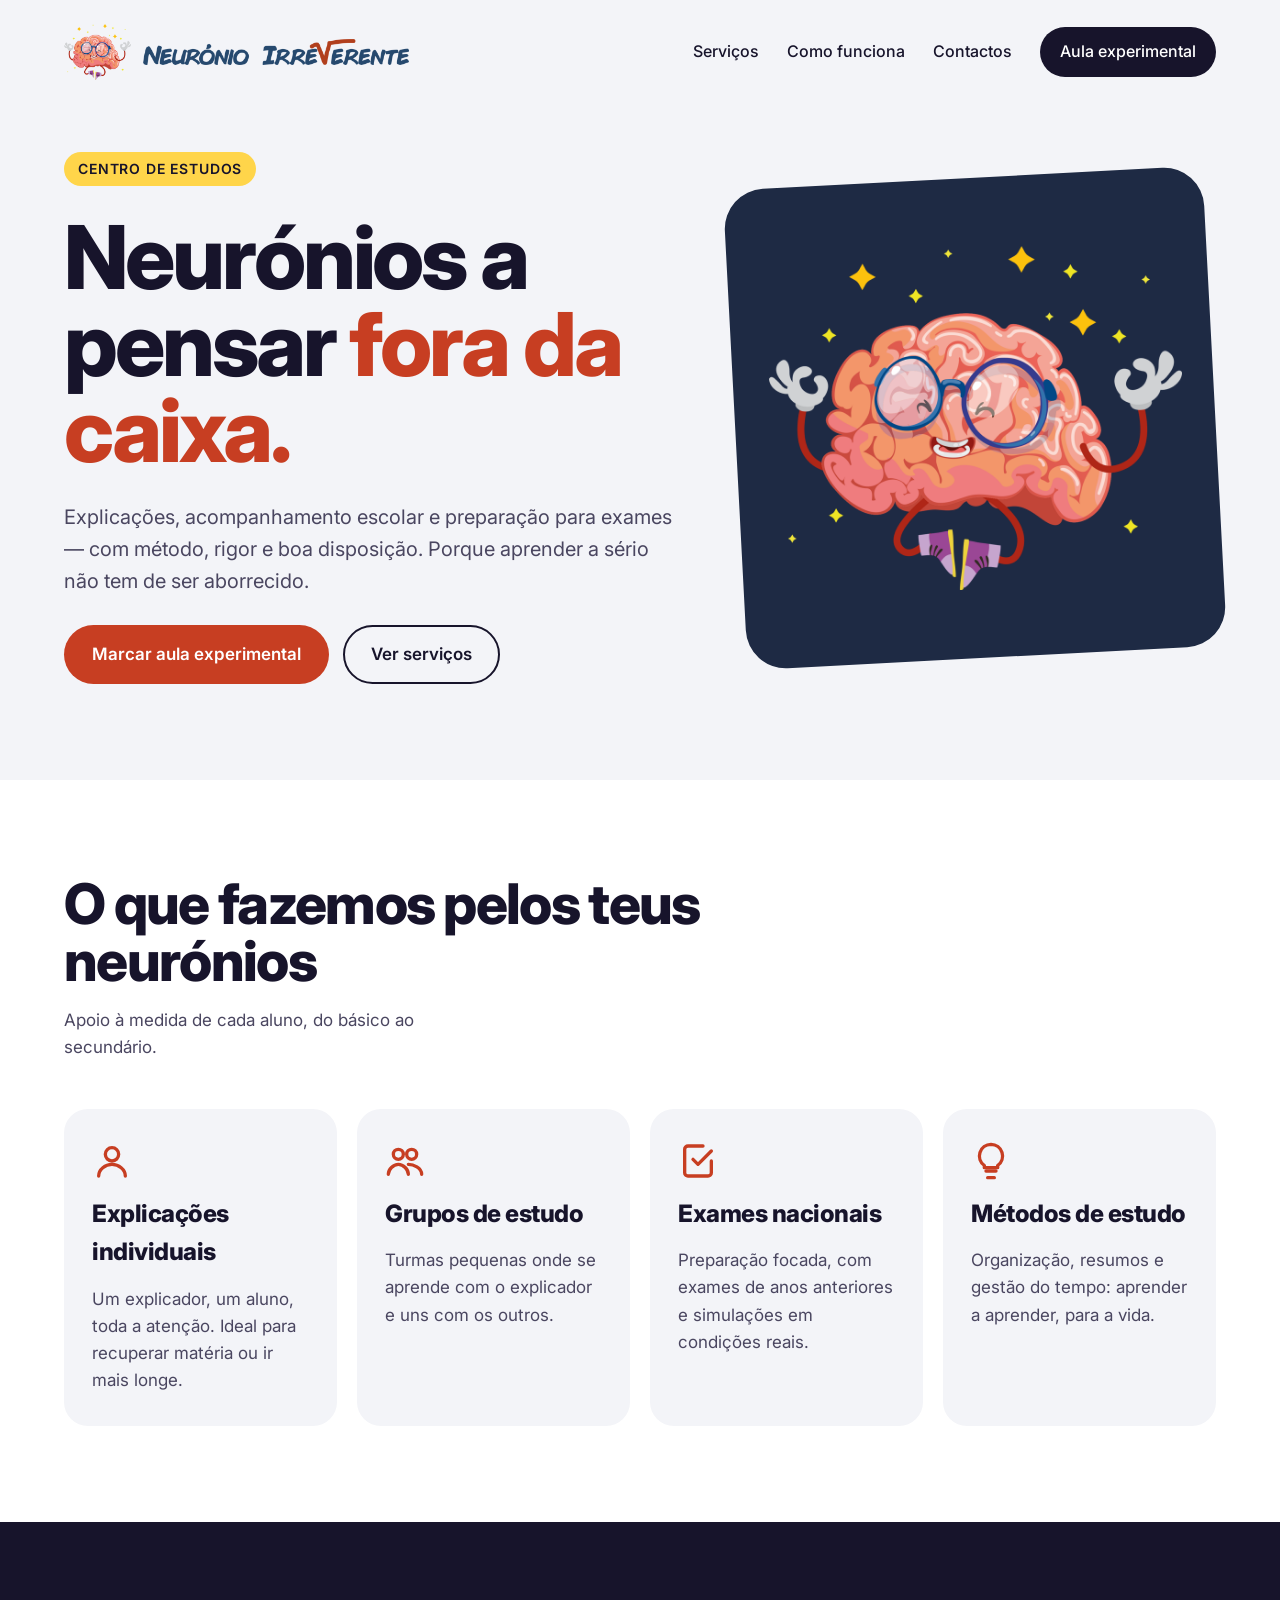
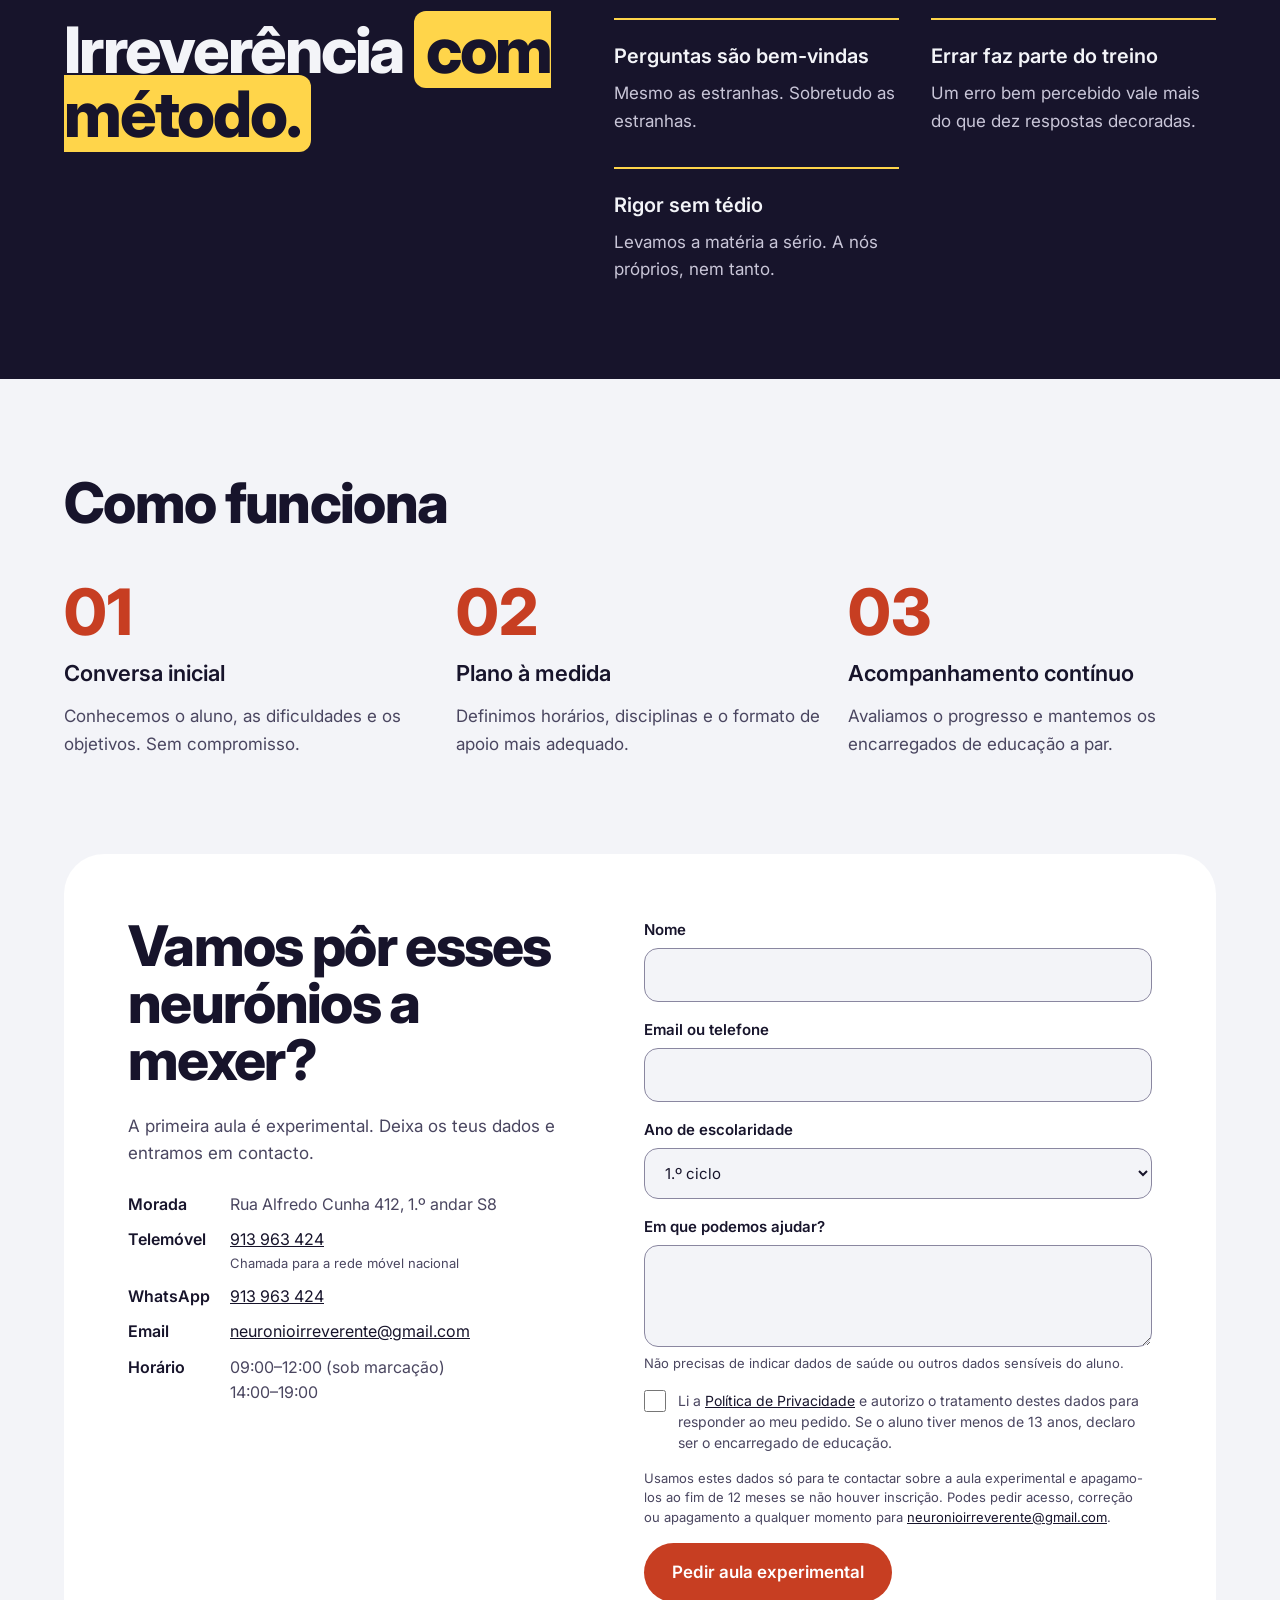
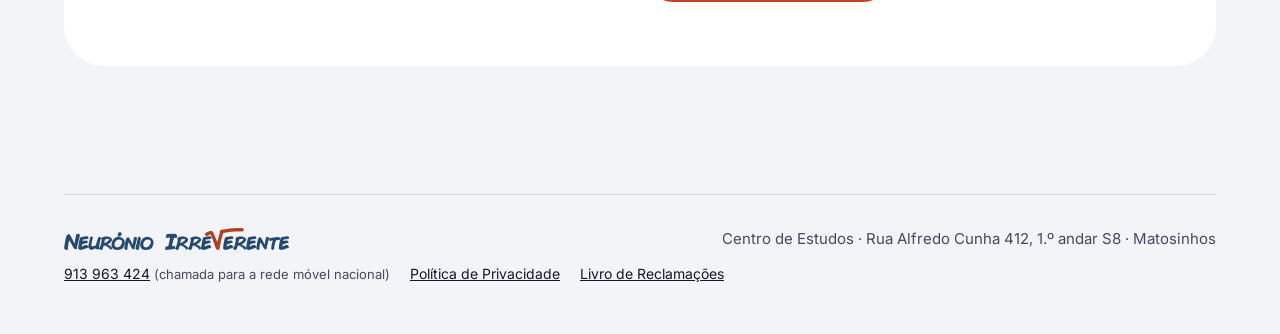
<file: index.html>
<!doctype html>
<html lang="pt-PT">
<head>
<meta charset="utf-8">
<meta name="viewport" content="width=device-width, initial-scale=1">
<title>O Neurónio Irreverente — Centro de Estudos</title>
<meta name="description" content="Explicações, acompanhamento escolar e preparação para exames em Matosinhos — com método, rigor e boa disposição.">
<!-- Fontes via Bunny Fonts (UE, sem cookies nem registo de IP) em vez de Google Fonts, por causa do RGPD. -->
<link rel="preconnect" href="https://fonts.bunny.net">
<link rel="stylesheet" href="https://fonts.bunny.net/css?family=bricolage-grotesque:600,800|inter:400,500,600&amp;display=swap">
<link rel="stylesheet" href="styles.css">
</head>
<body>

<header class="container site-header">
  <a class="brand" href="#topo" aria-label="Neurónio Irreverente — início">
    <img class="brand__mascot" src="assets/mascote.png" alt="">
    <img class="brand__wordmark" src="assets/logotipo.png" alt="Neurónio Irreverente">
  </a>
  <nav class="site-nav" aria-label="Principal">
    <a href="#servicos">Serviços</a>
    <a href="#como">Como funciona</a>
    <a href="#contactos">Contactos</a>
    <a class="btn btn--dark" href="#contactos">Aula experimental</a>
  </nav>
</header>

<main>
  <section id="topo" class="container hero">
    <div class="hero__copy">
      <span class="badge">Centro de Estudos</span>
      <h1 class="display hero__title">Neurónios a pensar <span>fora da caixa.</span></h1>
      <p class="hero__lead">Explicações, acompanhamento escolar e preparação para exames — com método, rigor e boa disposição. Porque aprender a sério não tem de ser aborrecido.</p>
      <div class="hero__actions">
        <a class="btn btn--primary" href="#contactos">Marcar aula experimental</a>
        <a class="btn btn--outline" href="#servicos">Ver serviços</a>
      </div>
    </div>
    <div class="hero__art">
      <div class="hero__frame">
        <img src="assets/mascote.png" alt="Mascote do Neurónio Irreverente: um cérebro sorridente de óculos, a meditar entre estrelas">
      </div>
    </div>
  </section>

  <section id="servicos" class="services">
    <div class="container services__inner">
      <div class="services__head">
        <h2 class="display h2">O que fazemos pelos teus neurónios</h2>
        <p class="muted">Apoio à medida de cada aluno, do básico ao secundário.</p>
      </div>
      <div class="card-grid">
        <article class="card">
          <svg width="40" height="40" viewBox="0 0 24 24" fill="none" stroke="currentColor" stroke-width="2" stroke-linecap="round" stroke-linejoin="round" aria-hidden="true"><circle cx="12" cy="8" r="4"></circle><path d="M4 21c0-4 4-7 8-7s8 3 8 7"></path></svg>
          <h3 class="display">Explicações individuais</h3>
          <p class="muted">Um explicador, um aluno, toda a atenção. Ideal para recuperar matéria ou ir mais longe.</p>
        </article>
        <article class="card">
          <svg width="40" height="40" viewBox="0 0 24 24" fill="none" stroke="currentColor" stroke-width="2" stroke-linecap="round" stroke-linejoin="round" aria-hidden="true"><circle cx="8" cy="8" r="3"></circle><circle cx="16" cy="8" r="3"></circle><path d="M2 20c0-3 3-6 6-6s6 3 6 6M14 14c3 0 8 2 8 6"></path></svg>
          <h3 class="display">Grupos de estudo</h3>
          <p class="muted">Turmas pequenas onde se aprende com o explicador e uns com os outros.</p>
        </article>
        <article class="card">
          <svg width="40" height="40" viewBox="0 0 24 24" fill="none" stroke="currentColor" stroke-width="2" stroke-linecap="round" stroke-linejoin="round" aria-hidden="true"><path d="M9 11l3 3 8-8"></path><path d="M20 12v7a2 2 0 0 1-2 2H6a2 2 0 0 1-2-2V5a2 2 0 0 1 2-2h9"></path></svg>
          <h3 class="display">Exames nacionais</h3>
          <p class="muted">Preparação focada, com exames de anos anteriores e simulações em condições reais.</p>
        </article>
        <article class="card">
          <svg width="40" height="40" viewBox="0 0 24 24" fill="none" stroke="currentColor" stroke-width="2" stroke-linecap="round" stroke-linejoin="round" aria-hidden="true"><path d="M9 18h6M10 22h4"></path><path d="M12 2a7 7 0 0 0-4 12.7V16h8v-1.3A7 7 0 0 0 12 2z"></path></svg>
          <h3 class="display">Métodos de estudo</h3>
          <p class="muted">Organização, resumos e gestão do tempo: aprender a aprender, para a vida.</p>
        </article>
      </div>
    </div>
  </section>

  <section class="values">
    <div class="container values__inner">
      <h2 class="display values__title">Irreverência <span>com método.</span></h2>
      <div class="values__list">
        <div class="value">
          <h3>Perguntas são bem-vindas</h3>
          <p>Mesmo as estranhas. Sobretudo as estranhas.</p>
        </div>
        <div class="value">
          <h3>Errar faz parte do treino</h3>
          <p>Um erro bem percebido vale mais do que dez respostas decoradas.</p>
        </div>
        <div class="value">
          <h3>Rigor sem tédio</h3>
          <p>Levamos a matéria a sério. A nós próprios, nem tanto.</p>
        </div>
      </div>
    </div>
  </section>

  <section id="como" class="steps">
    <div class="container steps__inner">
      <h2 class="display h2">Como funciona</h2>
      <ol class="step-grid">
        <li class="step">
          <span class="display step__num" aria-hidden="true">01</span>
          <h3>Conversa inicial</h3>
          <p class="muted">Conhecemos o aluno, as dificuldades e os objetivos. Sem compromisso.</p>
        </li>
        <li class="step">
          <span class="display step__num" aria-hidden="true">02</span>
          <h3>Plano à medida</h3>
          <p class="muted">Definimos horários, disciplinas e o formato de apoio mais adequado.</p>
        </li>
        <li class="step">
          <span class="display step__num" aria-hidden="true">03</span>
          <h3>Acompanhamento contínuo</h3>
          <p class="muted">Avaliamos o progresso e mantemos os encarregados de educação a par.</p>
        </li>
      </ol>
    </div>
  </section>

  <section id="contactos" class="container contact">
    <div class="contact__card">
      <div class="contact__info">
        <h2 class="display h2">Vamos pôr esses neurónios a mexer?</h2>
        <p class="muted">A primeira aula é experimental. Deixa os teus dados e entramos em contacto.</p>
        <dl class="contact__details">
          <dt>Morada</dt><dd>Rua Alfredo Cunha 412, 1.º andar S8</dd>
          <dt>Telemóvel</dt><dd><a href="tel:+351913963424">913 963 424</a><small class="cost-note">Chamada para a rede móvel nacional</small></dd>
          <dt>WhatsApp</dt><dd><a href="https://wa.me/351913963424">913 963 424</a></dd>
          <dt>Email</dt><dd><a href="mailto:neuronioirreverente@gmail.com">neuronioirreverente@gmail.com</a></dd>
          <dt>Horário</dt><dd>09:00–12:00 (sob marcação)<br>14:00–19:00</dd>
        </dl>
      </div>
      <!-- Sem backend: o formulário abre o email do visitante com os dados preenchidos. -->
      <form class="contact__form" action="mailto:neuronioirreverente@gmail.com" method="post" enctype="text/plain">
        <label class="field">Nome
          <input type="text" name="nome" autocomplete="name" required>
        </label>
        <label class="field">Email ou telefone
          <input type="text" name="contacto" autocomplete="email" required>
        </label>
        <label class="field">Ano de escolaridade
          <select name="ano">
            <option>1.º ciclo</option>
            <option>2.º ciclo</option>
            <option>3.º ciclo</option>
            <option>Secundário</option>
          </select>
        </label>
        <label class="field">Em que podemos ajudar?
          <textarea name="mensagem" rows="3" aria-describedby="nota-mensagem"></textarea>
          <small id="nota-mensagem" class="field__hint">Não precisas de indicar dados de saúde ou outros dados sensíveis do aluno.</small>
        </label>
        <label class="consent">
          <input type="checkbox" name="consentimento" value="sim" required>
          <span>Li a <a href="politica-privacidade.html">Política de Privacidade</a> e autorizo o tratamento destes dados para responder ao meu pedido. Se o aluno tiver menos de 13 anos, declaro ser o encarregado de educação.</span>
        </label>
        <p class="privacy-note">Usamos estes dados só para te contactar sobre a aula experimental e apagamo-los ao fim de 12 meses se não houver inscrição. Podes pedir acesso, correção ou apagamento a qualquer momento para <a href="mailto:neuronioirreverente@gmail.com">neuronioirreverente@gmail.com</a>.</p>
        <button class="btn btn--primary" type="submit">Pedir aula experimental</button>
      </form>
    </div>
  </section>
</main>

<footer class="container site-footer">
  <img src="assets/logotipo.png" alt="Neurónio Irreverente">
  <span>Centro de Estudos · Rua Alfredo Cunha 412, 1.º andar S8 · Matosinhos</span>
  <nav class="footer-links" aria-label="Informação legal">
    <span><a href="tel:+351913963424">913 963 424</a> <small>(chamada para a rede móvel nacional)</small></span>
    <a href="politica-privacidade.html">Política de Privacidade</a>
    <a href="https://www.livroreclamacoes.pt/Inicio/" target="_blank" rel="noopener">Livro de Reclamações</a>
  </nav>
</footer>

</body>
</html>
</file>
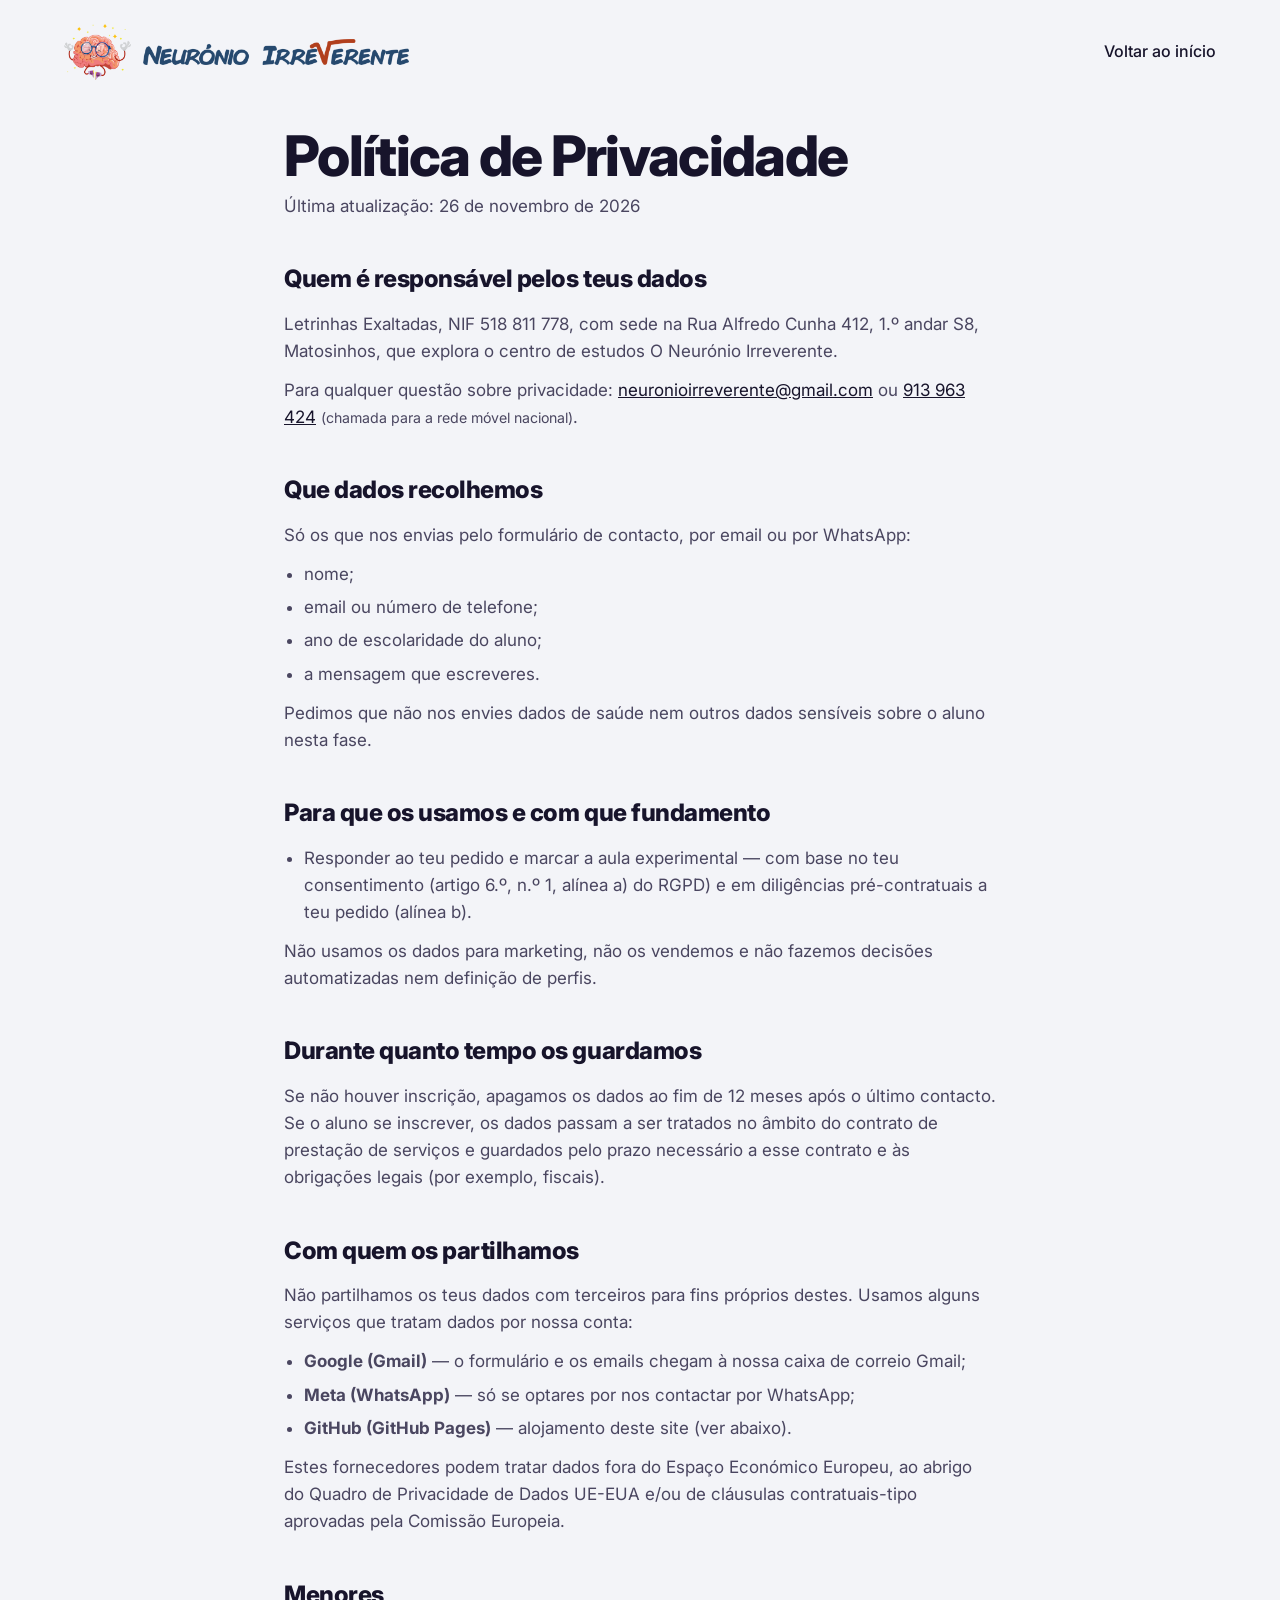
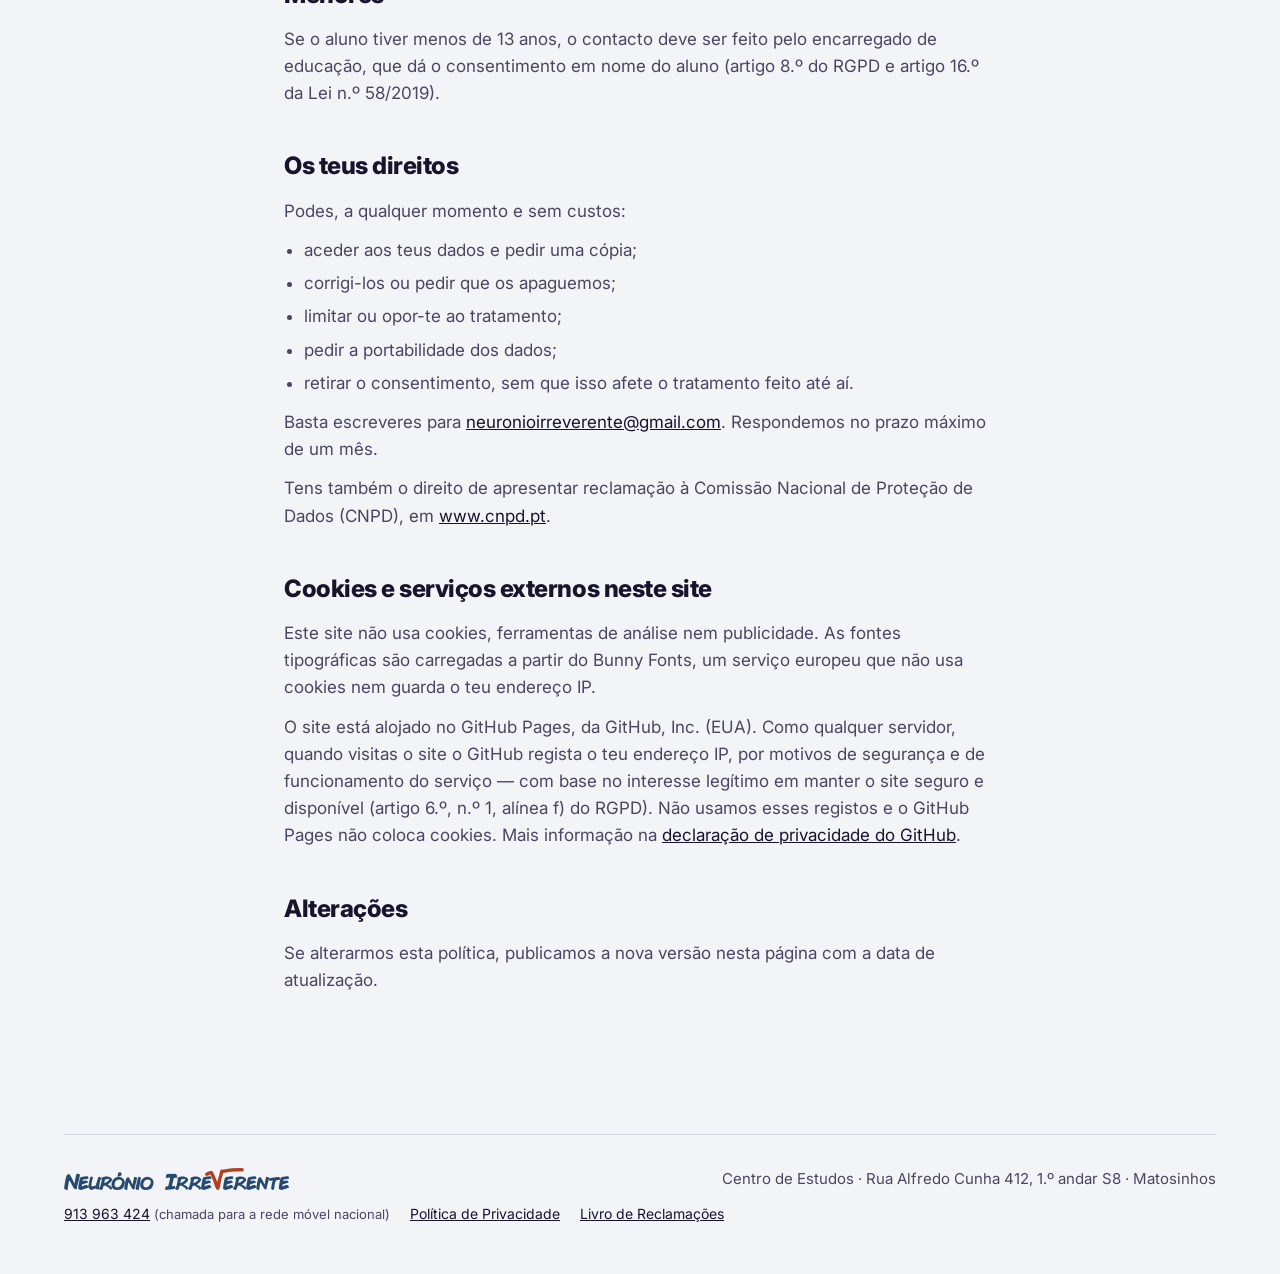
<file: politica-privacidade.html>
<!doctype html>
<html lang="pt-PT">
<head>
<meta charset="utf-8">
<meta name="viewport" content="width=device-width, initial-scale=1">
<title>Política de Privacidade — O Neurónio Irreverente</title>
<meta name="robots" content="noindex">
<link rel="preconnect" href="https://fonts.bunny.net">
<link rel="stylesheet" href="https://fonts.bunny.net/css?family=bricolage-grotesque:600,800|inter:400,500,600&amp;display=swap">
<link rel="stylesheet" href="styles.css">
</head>
<body>

<header class="container site-header">
  <a class="brand" href="index.html" aria-label="Neurónio Irreverente — início">
    <img class="brand__mascot" src="assets/mascote.png" alt="">
    <img class="brand__wordmark" src="assets/logotipo.png" alt="Neurónio Irreverente">
  </a>
  <nav class="site-nav" aria-label="Principal">
    <a href="index.html">Voltar ao início</a>
  </nav>
</header>

<main class="container legal">
  <h1 class="display">Política de Privacidade</h1>
  <p>Última atualização: 26 de novembro de 2026</p>

  <h2>Quem é responsável pelos teus dados</h2>
  <p>Letrinhas Exaltadas, NIF 518 811 778, com sede na Rua Alfredo Cunha 412, 1.º andar S8, Matosinhos, que explora o centro de estudos O Neurónio Irreverente.</p>
  <p>Para qualquer questão sobre privacidade: <a href="mailto:neuronioirreverente@gmail.com">neuronioirreverente@gmail.com</a> ou <a href="tel:+351913963424">913 963 424</a> <small>(chamada para a rede móvel nacional)</small>.</p>

  <h2>Que dados recolhemos</h2>
  <p>Só os que nos envias pelo formulário de contacto, por email ou por WhatsApp:</p>
  <ul>
    <li>nome;</li>
    <li>email ou número de telefone;</li>
    <li>ano de escolaridade do aluno;</li>
    <li>a mensagem que escreveres.</li>
  </ul>
  <p>Pedimos que não nos envies dados de saúde nem outros dados sensíveis sobre o aluno nesta fase.</p>

  <h2>Para que os usamos e com que fundamento</h2>
  <ul>
    <li>Responder ao teu pedido e marcar a aula experimental — com base no teu consentimento (artigo 6.º, n.º 1, alínea a) do RGPD) e em diligências pré-contratuais a teu pedido (alínea b).</li>
  </ul>
  <p>Não usamos os dados para marketing, não os vendemos e não fazemos decisões automatizadas nem definição de perfis.</p>

  <h2>Durante quanto tempo os guardamos</h2>
  <p>Se não houver inscrição, apagamos os dados ao fim de 12 meses após o último contacto. Se o aluno se inscrever, os dados passam a ser tratados no âmbito do contrato de prestação de serviços e guardados pelo prazo necessário a esse contrato e às obrigações legais (por exemplo, fiscais).</p>

  <h2>Com quem os partilhamos</h2>
  <p>Não partilhamos os teus dados com terceiros para fins próprios destes. Usamos alguns serviços que tratam dados por nossa conta:</p>
  <ul>
    <li><strong>Google (Gmail)</strong> — o formulário e os emails chegam à nossa caixa de correio Gmail;</li>
    <li><strong>Meta (WhatsApp)</strong> — só se optares por nos contactar por WhatsApp;</li>
    <li><strong>GitHub (GitHub Pages)</strong> — alojamento deste site (ver abaixo).</li>
  </ul>
  <p>Estes fornecedores podem tratar dados fora do Espaço Económico Europeu, ao abrigo do Quadro de Privacidade de Dados UE-EUA e/ou de cláusulas contratuais-tipo aprovadas pela Comissão Europeia.</p>

  <h2>Menores</h2>
  <p>Se o aluno tiver menos de 13 anos, o contacto deve ser feito pelo encarregado de educação, que dá o consentimento em nome do aluno (artigo 8.º do RGPD e artigo 16.º da Lei n.º 58/2019).</p>

  <h2>Os teus direitos</h2>
  <p>Podes, a qualquer momento e sem custos:</p>
  <ul>
    <li>aceder aos teus dados e pedir uma cópia;</li>
    <li>corrigi-los ou pedir que os apaguemos;</li>
    <li>limitar ou opor-te ao tratamento;</li>
    <li>pedir a portabilidade dos dados;</li>
    <li>retirar o consentimento, sem que isso afete o tratamento feito até aí.</li>
  </ul>
  <p>Basta escreveres para <a href="mailto:neuronioirreverente@gmail.com">neuronioirreverente@gmail.com</a>. Respondemos no prazo máximo de um mês.</p>
  <p>Tens também o direito de apresentar reclamação à Comissão Nacional de Proteção de Dados (CNPD), em <a href="https://www.cnpd.pt">www.cnpd.pt</a>.</p>

  <h2>Cookies e serviços externos neste site</h2>
  <p>Este site não usa cookies, ferramentas de análise nem publicidade. As fontes tipográficas são carregadas a partir do Bunny Fonts, um serviço europeu que não usa cookies nem guarda o teu endereço IP.</p>
  <p>O site está alojado no GitHub Pages, da GitHub, Inc. (EUA). Como qualquer servidor, quando visitas o site o GitHub regista o teu endereço IP, por motivos de segurança e de funcionamento do serviço — com base no interesse legítimo em manter o site seguro e disponível (artigo 6.º, n.º 1, alínea f) do RGPD). Não usamos esses registos e o GitHub Pages não coloca cookies. Mais informação na <a href="https://docs.github.com/pt/site-policy/privacy-policies/github-general-privacy-statement">declaração de privacidade do GitHub</a>.</p>

  <h2>Alterações</h2>
  <p>Se alterarmos esta política, publicamos a nova versão nesta página com a data de atualização.</p>
</main>

<footer class="container site-footer">
  <img src="assets/logotipo.png" alt="Neurónio Irreverente">
  <span>Centro de Estudos · Rua Alfredo Cunha 412, 1.º andar S8 · Matosinhos</span>
  <nav class="footer-links" aria-label="Informação legal">
    <span><a href="tel:+351913963424">913 963 424</a> <small>(chamada para a rede móvel nacional)</small></span>
    <a href="politica-privacidade.html">Política de Privacidade</a>
    <a href="https://www.livroreclamacoes.pt/Inicio/" target="_blank" rel="noopener">Livro de Reclamações</a>
  </nav>
</footer>

</body>
</html>
</file>
<file: styles.css>
/* O Neurónio Irreverente — landing page */

:root {
  --bg: #F3F4F8;
  --surface: #FFFFFF;
  --ink: #17142B;
  --ink-muted: #4A4660;
  --ink-on-dark: #F3F4F8;
  --muted-on-dark: #C9C6D8;
  --border: #D6D4E0;
  --field-border: #8A87A0;
  --mascot-bg: #1E2A44;
  --highlight: #FFD54A;
  /* Accent alternatives from the design: #3A4FD6, #1F7A5A, #7A3FC4 */
  --accent: #C73E22;

  --font-display: 'Bricolage Grotesque', Inter, sans-serif;
  --font-body: Inter, system-ui, -apple-system, 'Segoe UI', sans-serif;

  --container: 1200px;
  --gutter: 24px;
  --section-pad: 96px;
}

*, *::before, *::after { box-sizing: border-box; }

body {
  margin: 0;
  background: var(--bg);
  color: var(--ink);
  font-family: var(--font-body);
  font-size: 17px;
  line-height: 1.6;
}

img { display: block; max-width: 100%; }

a { color: var(--ink); }
a:hover { color: var(--accent); }

h1, h2, h3, p, dl, dd { margin: 0; }

.container {
  max-width: var(--container);
  margin: 0 auto;
  padding-left: var(--gutter);
  padding-right: var(--gutter);
}

.display {
  font-family: var(--font-display);
  font-weight: 800;
}

.h2 {
  font-size: clamp(34px, 4.5vw, 56px);
  line-height: 1.02;
  letter-spacing: -0.03em;
}

.muted { color: var(--ink-muted); }

/* Buttons */
.btn {
  display: inline-flex;
  align-items: center;
  min-height: 44px;
  border-radius: 999px;
  font: inherit;
  font-weight: 600;
  text-decoration: none;
  cursor: pointer;
}
.btn--primary {
  background: var(--accent);
  color: #FFFFFF;
  border: 0;
  padding: 16px 28px;
}
.btn--primary:hover { color: #FFFFFF; filter: brightness(0.92); }
.btn--outline {
  border: 2px solid var(--ink);
  color: var(--ink);
  padding: 14px 26px;
}
.btn--outline:hover { background: var(--ink); color: #FFFFFF; }
.btn--dark {
  background: var(--ink);
  color: #FFFFFF;
  padding: 12px 20px;
  font-weight: 500;
}
.btn--dark:hover { color: #FFFFFF; background: var(--accent); }

/* Header */
.site-header {
  padding-top: 24px;
  padding-bottom: 24px;
  display: flex;
  flex-wrap: wrap;
  align-items: center;
  justify-content: space-between;
  gap: 16px;
}
.brand {
  display: flex;
  align-items: center;
  gap: 12px;
  text-decoration: none;
}
.brand__mascot { height: 56px; width: auto; }
.brand__wordmark { height: 26px; width: auto; max-width: 60vw; }

.site-nav {
  display: flex;
  flex-wrap: wrap;
  align-items: center;
  gap: 8px 28px;
  font-weight: 500;
  font-size: 16px;
}
.site-nav a { text-decoration: none; }

/* Hero */
.hero {
  padding-top: 48px;
  padding-bottom: var(--section-pad);
  display: flex;
  flex-wrap: wrap;
  align-items: center;
  gap: 48px;
}
.hero__copy {
  flex: 1 1 520px;
  min-width: 0;
  display: flex;
  flex-direction: column;
  gap: 28px;
}
.badge {
  align-self: flex-start;
  background: var(--highlight);
  color: var(--ink);
  font-weight: 600;
  font-size: 14px;
  letter-spacing: 0.06em;
  text-transform: uppercase;
  padding: 6px 14px;
  border-radius: 999px;
}
.hero__title {
  font-size: clamp(44px, 7vw, 88px);
  line-height: 0.98;
  letter-spacing: -0.035em;
}
.hero__title span { color: var(--accent); }
.hero__lead {
  font-size: 20px;
  color: var(--ink-muted);
  max-width: 34em;
}
.hero__actions {
  display: flex;
  flex-wrap: wrap;
  gap: 14px;
}
.hero__art {
  flex: 1 1 380px;
  min-width: 0;
  display: flex;
  justify-content: center;
}
.hero__frame {
  width: 100%;
  max-width: 480px;
  aspect-ratio: 1 / 1;
  background: var(--mascot-bg);
  border-radius: 40px;
  display: flex;
  align-items: center;
  justify-content: center;
  transform: rotate(-3deg);
}
.hero__frame img {
  width: 86%;
  height: auto;
  transform: rotate(3deg);
}

/* Services */
.services {
  background: var(--surface);
  padding: var(--section-pad) 0;
}
.services__inner,
.steps__inner {
  display: flex;
  flex-direction: column;
  gap: 48px;
}
.services__head {
  display: flex;
  flex-wrap: wrap;
  align-items: flex-end;
  justify-content: space-between;
  gap: 16px 48px;
}
.services__head h2 { max-width: 12em; }
.services__head p { max-width: 26em; }

.card-grid {
  display: grid;
  grid-template-columns: repeat(auto-fit, minmax(240px, 1fr));
  gap: 20px;
}
.card {
  background: var(--bg);
  border-radius: 24px;
  padding: 32px 28px;
  display: flex;
  flex-direction: column;
  gap: 14px;
}
.card svg { color: var(--accent); }
.card h3 {
  font-size: 24px;
  letter-spacing: -0.02em;
}

/* Values */
.values {
  background: var(--ink);
  color: var(--ink-on-dark);
  padding: var(--section-pad) 0;
}
.values__inner {
  display: flex;
  flex-wrap: wrap;
  gap: 48px;
  align-items: flex-start;
}
.values__title {
  flex: 1 1 380px;
  font-size: clamp(38px, 5vw, 64px);
  line-height: 1;
  letter-spacing: -0.035em;
}
.values__title span {
  background: var(--highlight);
  color: var(--ink);
  padding: 0 12px;
  border-radius: 12px;
}
.values__list {
  flex: 1 1 480px;
  min-width: 0;
  display: grid;
  grid-template-columns: repeat(auto-fit, minmax(200px, 1fr));
  gap: 32px;
}
.value {
  display: flex;
  flex-direction: column;
  gap: 8px;
  border-top: 2px solid var(--highlight);
  padding-top: 20px;
}
.value h3 { font-size: 20px; font-weight: 600; }
.value p { color: var(--muted-on-dark); }

/* Steps */
.steps { padding: var(--section-pad) 0; }
.step-grid {
  list-style: none;
  margin: 0;
  padding: 0;
  display: grid;
  grid-template-columns: repeat(auto-fit, minmax(260px, 1fr));
  gap: 24px;
}
.step {
  display: flex;
  flex-direction: column;
  gap: 12px;
}
.step__num {
  font-size: 64px;
  line-height: 1;
  color: var(--accent);
}
.step h3 { font-size: 22px; font-weight: 600; }

/* Contact */
.contact { padding-bottom: var(--section-pad); }
.contact__card {
  background: var(--surface);
  border-radius: 40px;
  padding: clamp(32px, 5vw, 64px);
  display: flex;
  flex-wrap: wrap;
  gap: 48px;
}
.contact__info {
  flex: 1 1 360px;
  min-width: 0;
  display: flex;
  flex-direction: column;
  gap: 24px;
}
.contact__details {
  display: grid;
  grid-template-columns: auto 1fr;
  gap: 10px 20px;
  font-size: 16px;
}
.contact__details dt { font-weight: 600; }
.contact__details dd { color: var(--ink-muted); overflow-wrap: anywhere; }

.contact__form {
  flex: 1 1 400px;
  min-width: 0;
  display: flex;
  flex-direction: column;
  gap: 16px;
}
.field {
  display: flex;
  flex-direction: column;
  gap: 6px;
  font-weight: 600;
  font-size: 15px;
}
.field input,
.field select,
.field textarea {
  font: inherit;
  font-weight: 400;
  color: var(--ink);
  padding: 14px 16px;
  border: 1.5px solid var(--field-border);
  border-radius: 14px;
  background: var(--bg);
  min-height: 48px;
}
.field textarea { resize: vertical; }
.field input:focus,
.field select:focus,
.field textarea:focus {
  outline: 2px solid var(--accent);
  outline-offset: 1px;
}
.contact__form .btn {
  align-self: flex-start;
  min-height: 52px;
}

/* Footer */
.site-footer {
  padding-top: 32px;
  padding-bottom: 48px;
  display: flex;
  flex-wrap: wrap;
  justify-content: space-between;
  align-items: center;
  gap: 12px;
  font-size: 15px;
  color: var(--ink-muted);
}
.site-footer::before {
  content: "";
  flex-basis: 100%;
  border-top: 1px solid var(--border);
  margin-bottom: 20px;
}
.site-footer img { height: 22px; width: auto; }

/* Telephone cost notice (DL 59/2021) */
.cost-note {
  display: block;
  font-size: 13px;
  color: var(--ink-muted);
}

/* GDPR bits in the form */
.field__hint {
  font-weight: 400;
  font-size: 13px;
  color: var(--ink-muted);
}
.consent {
  display: flex;
  align-items: flex-start;
  gap: 12px;
  font-size: 14px;
  line-height: 1.5;
  color: var(--ink-muted);
  cursor: pointer;
}
.consent input {
  flex: none;
  width: 22px;
  height: 22px;
  margin: 0;
  accent-color: var(--accent);
  cursor: pointer;
}
.privacy-note {
  font-size: 13px;
  line-height: 1.5;
  color: var(--ink-muted);
}

.footer-links {
  flex-basis: 100%;
  display: flex;
  flex-wrap: wrap;
  align-items: baseline;
  gap: 4px 20px;
  font-size: 14px;
}
.footer-links small { font-size: 13px; }

/* Legal pages */
.legal {
  max-width: 760px;
  padding-top: 24px;
  padding-bottom: var(--section-pad);
}
.legal h1 {
  font-size: clamp(36px, 5vw, 56px);
  line-height: 1.02;
  letter-spacing: -0.03em;
  margin-bottom: 8px;
}
.legal h2 {
  font-family: var(--font-display);
  font-weight: 800;
  font-size: 24px;
  letter-spacing: -0.02em;
  margin: 40px 0 12px;
}
.legal p, .legal ul { margin: 0 0 12px; color: var(--ink-muted); }
.legal ul { padding-left: 1.2em; }
.legal li { margin-bottom: 6px; }
.legal .placeholder {
  background: var(--highlight);
  color: var(--ink);
  padding: 0 4px;
  border-radius: 4px;
}
</file>
